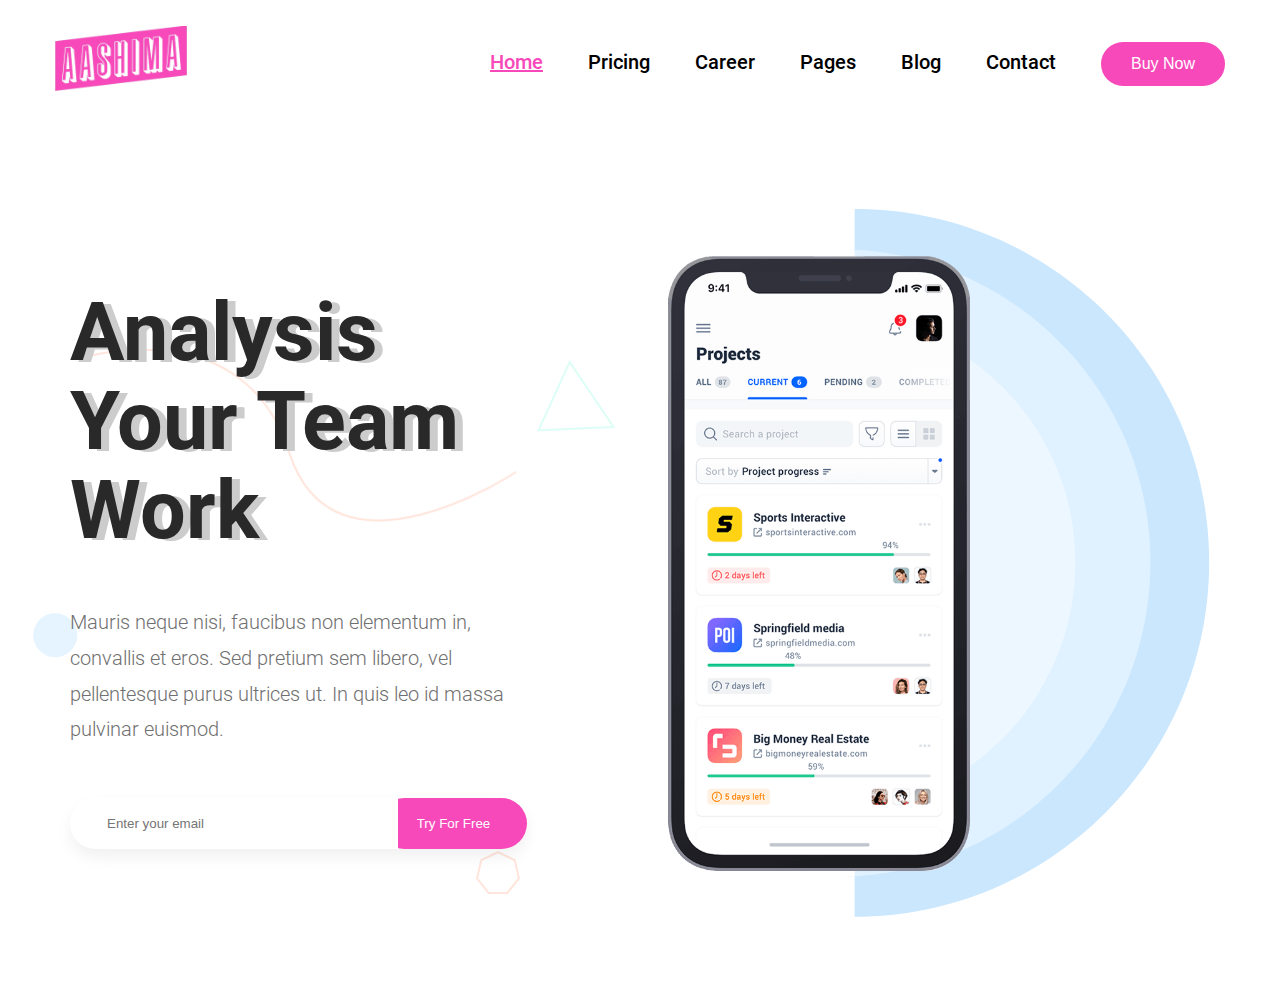
<file: mobile-menu.html>
<!DOCTYPE html>
<html>
<head>
	<link rel="stylesheet" href="style.css">
	</head>
	<body>
		<header class="top-head">
		<div class="container">
				<nav class="menu d-flex" id="navbar-fixed">
					<div class="show-logo">
						<img src="images/logo.png">
					</div>
					<ul class="menu-list">
						<li><a href="#">Home</a></li>
						<li><a href="#">Pricing</a></li>
						<li><a href="#">Career</a></li>
						<li><a href="#">Pages</a></li>
						<li><a href="#">Blog</a></li>
						<li><a href="#">Contact</a></li>
						<li><a href="#"><button class="top-head-btn">Buy Now</button></a></li>
					</ul>
			<div class="sidebar-menu-wrapper">
				<div class="hamburger-symbol">
					<ul><li class="top-bar"></li>
						<li class="center-bar"></li>
						<li class="bottom-bar"></li></ul>
				</div>
				<div class="sidebar-menu">
					<ul class="sidebar-menulist">
						<li><a href="#">Home</a></li>
						<li><a href="#">Pricing</a></li>
						<li><a href="#">Career</a></li>
						<li><a href="#">Pages</a></li>
						<li><a href="#">Blog</a></li>
						<li><a href="#">Contact</a></li>
						<li><a href="#"><button class="top-head-btn">Buy Now</button></a></li>
					</ul>
				</div>
			</div>
				</nav>
			</div>
			<!--**************************************banner start*****************-->
		<div class="banner pb-80">
			<img src="images/app-c.png" class="circle-move">
			<div class="container">
				<div class="row inner-banner d-flex">
					<div class="col-lg-5">
						<div class="banner-left pos-rel">
							<img src="images/app-line.png" class="line-move">
							<img src="images/app-hexa.png" class="hexa-move">
							<ul class="banner-list">
							<li><h1 class="t-shadow">Analysis Your Team Work</h1></li>
							<li><p>Mauris neque nisi, faucibus non elementum in, convallis et eros. Sed pretium sem libero, vel pellentesque purus ultrices ut. In quis leo id massa pulvinar euismod.</p></li>
							<li><form class="d-flex">
								<input type="text" id="fname" placeholder="Enter your email" class="form-element">
								<input type="text" id="blank">
								<input type="submit" id="btn-try" value="Try For Free" class="form-element">
							</form>
						</li>
					</ul>
						</div>
					</div>
					<div class="col-lg-7">
						<div class="banner-right text-align-rt pos-rel">
							<img src="images/app-tri.png" class="tri-move">
							<img src="images/app-banner-img.png">
						</div>
					</div>
				</div>
			</div>
		</div>	
		</header>
		<script>
			/*var mobile = document.createElement('div');
			mobile.className = 'sidebar-menu-wrapper';
			document.querySelector('#navbar-fixed').appendChild(mobile);*/
		</script>
	</body>
</html>
</file>
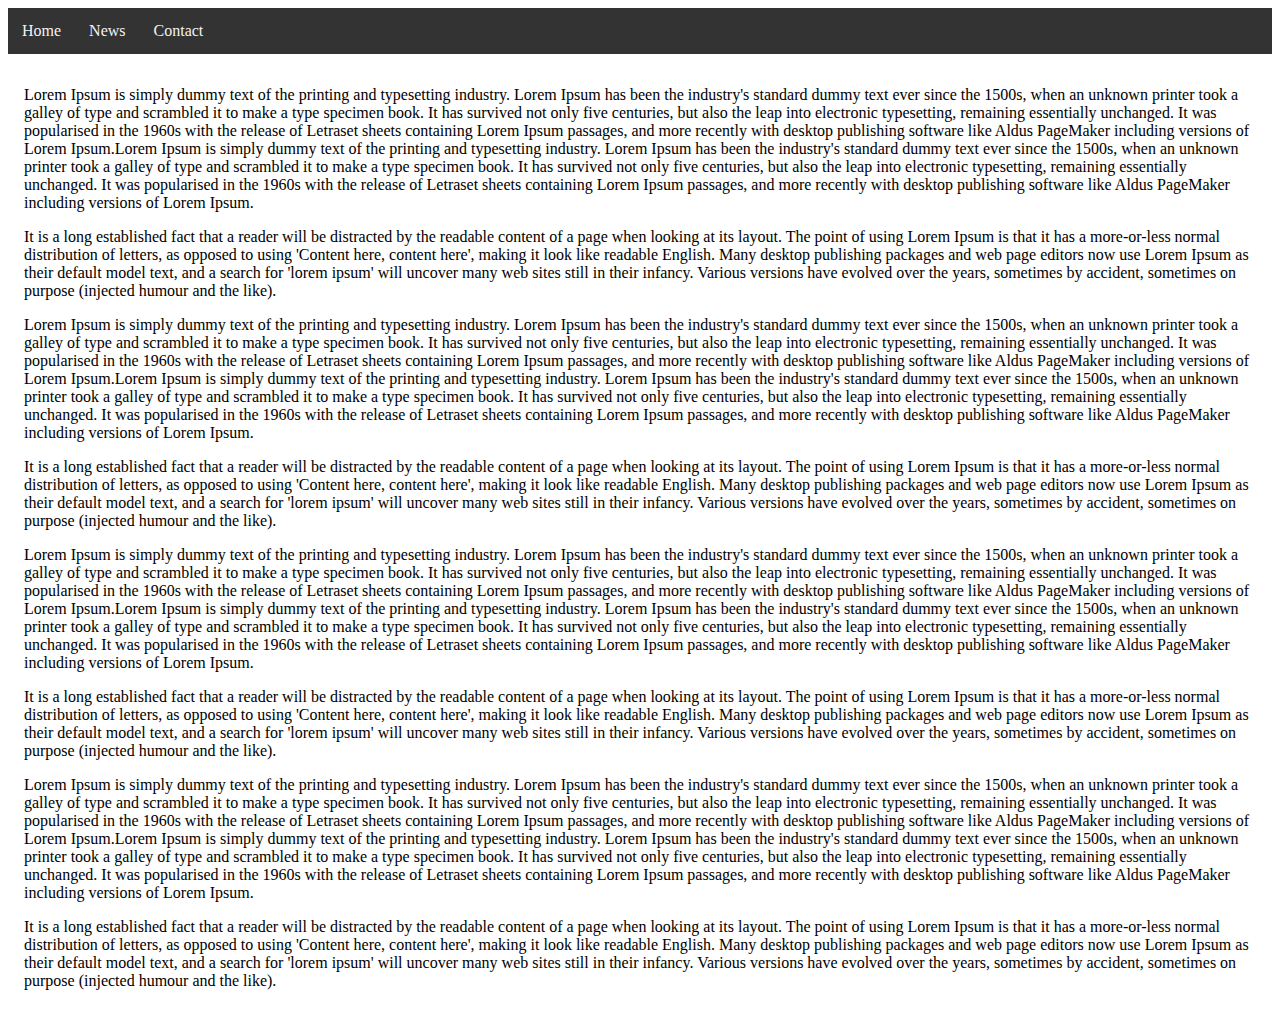
<file: navbar.html>
<DOCTYPE html>
	<html>
	<head><title>Sticky navbar</title>
		<style>
		#navbar-fixed {
  			overflow: hidden;
  			background-color: #333;
		}

/* Navbar links */
#navbar-fixed a {
  float: left;
  display: block;
  color: #f2f2f2;
  text-align: center;
  padding: 14px;
  text-decoration: none;
}

/* Page content */
.content {
  padding: 16px;
}

/* The sticky class is added to the navbar with JS when it reaches its scroll position */
.sticky {
  position: fixed;
  top: 0;
  width: 100%;
}

/* Add some top padding to the page content to prevent sudden quick movement (as the navigation bar gets a new position at the top of the page (position:fixed and top:0) */
.sticky + .content {
  padding-top: 60px;
}
	</style>
	</head>
	<body>
		<div id="navbar-fixed">
  <a href="#home">Home</a>
  <a href="#news">News</a>
  <a href="#contact">Contact</a>
</div>
<div class="content">
	<p>Lorem Ipsum is simply dummy text of the printing and typesetting industry. Lorem Ipsum has been the industry's standard dummy text ever since the 1500s, when an unknown printer took a galley of type and scrambled it to make a type specimen book. It has survived not only five centuries, but also the leap into electronic typesetting, remaining essentially unchanged. It was popularised in the 1960s with the release of Letraset sheets containing Lorem Ipsum passages, and more recently with desktop publishing software like Aldus PageMaker including versions of Lorem Ipsum.Lorem Ipsum is simply dummy text of the printing and typesetting industry. Lorem Ipsum has been the industry's standard dummy text ever since the 1500s, when an unknown printer took a galley of type and scrambled it to make a type specimen book. It has survived not only five centuries, but also the leap into electronic typesetting, remaining essentially unchanged. It was popularised in the 1960s with the release of Letraset sheets containing Lorem Ipsum passages, and more recently with desktop publishing software like Aldus PageMaker including versions of Lorem Ipsum.</p>
	<p>It is a long established fact that a reader will be distracted by the readable content of a page when looking at its layout. The point of using Lorem Ipsum is that it has a more-or-less normal distribution of letters, as opposed to using 'Content here, content here', making it look like readable English. Many desktop publishing packages and web page editors now use Lorem Ipsum as their default model text, and a search for 'lorem ipsum' will uncover many web sites still in their infancy. Various versions have evolved over the years, sometimes by accident, sometimes on purpose (injected humour and the like).</p>
	<p>Lorem Ipsum is simply dummy text of the printing and typesetting industry. Lorem Ipsum has been the industry's standard dummy text ever since the 1500s, when an unknown printer took a galley of type and scrambled it to make a type specimen book. It has survived not only five centuries, but also the leap into electronic typesetting, remaining essentially unchanged. It was popularised in the 1960s with the release of Letraset sheets containing Lorem Ipsum passages, and more recently with desktop publishing software like Aldus PageMaker including versions of Lorem Ipsum.Lorem Ipsum is simply dummy text of the printing and typesetting industry. Lorem Ipsum has been the industry's standard dummy text ever since the 1500s, when an unknown printer took a galley of type and scrambled it to make a type specimen book. It has survived not only five centuries, but also the leap into electronic typesetting, remaining essentially unchanged. It was popularised in the 1960s with the release of Letraset sheets containing Lorem Ipsum passages, and more recently with desktop publishing software like Aldus PageMaker including versions of Lorem Ipsum.</p>
	<p>It is a long established fact that a reader will be distracted by the readable content of a page when looking at its layout. The point of using Lorem Ipsum is that it has a more-or-less normal distribution of letters, as opposed to using 'Content here, content here', making it look like readable English. Many desktop publishing packages and web page editors now use Lorem Ipsum as their default model text, and a search for 'lorem ipsum' will uncover many web sites still in their infancy. Various versions have evolved over the years, sometimes by accident, sometimes on purpose (injected humour and the like).</p>
	<p>Lorem Ipsum is simply dummy text of the printing and typesetting industry. Lorem Ipsum has been the industry's standard dummy text ever since the 1500s, when an unknown printer took a galley of type and scrambled it to make a type specimen book. It has survived not only five centuries, but also the leap into electronic typesetting, remaining essentially unchanged. It was popularised in the 1960s with the release of Letraset sheets containing Lorem Ipsum passages, and more recently with desktop publishing software like Aldus PageMaker including versions of Lorem Ipsum.Lorem Ipsum is simply dummy text of the printing and typesetting industry. Lorem Ipsum has been the industry's standard dummy text ever since the 1500s, when an unknown printer took a galley of type and scrambled it to make a type specimen book. It has survived not only five centuries, but also the leap into electronic typesetting, remaining essentially unchanged. It was popularised in the 1960s with the release of Letraset sheets containing Lorem Ipsum passages, and more recently with desktop publishing software like Aldus PageMaker including versions of Lorem Ipsum.</p>
	<p>It is a long established fact that a reader will be distracted by the readable content of a page when looking at its layout. The point of using Lorem Ipsum is that it has a more-or-less normal distribution of letters, as opposed to using 'Content here, content here', making it look like readable English. Many desktop publishing packages and web page editors now use Lorem Ipsum as their default model text, and a search for 'lorem ipsum' will uncover many web sites still in their infancy. Various versions have evolved over the years, sometimes by accident, sometimes on purpose (injected humour and the like).</p>
	<p>Lorem Ipsum is simply dummy text of the printing and typesetting industry. Lorem Ipsum has been the industry's standard dummy text ever since the 1500s, when an unknown printer took a galley of type and scrambled it to make a type specimen book. It has survived not only five centuries, but also the leap into electronic typesetting, remaining essentially unchanged. It was popularised in the 1960s with the release of Letraset sheets containing Lorem Ipsum passages, and more recently with desktop publishing software like Aldus PageMaker including versions of Lorem Ipsum.Lorem Ipsum is simply dummy text of the printing and typesetting industry. Lorem Ipsum has been the industry's standard dummy text ever since the 1500s, when an unknown printer took a galley of type and scrambled it to make a type specimen book. It has survived not only five centuries, but also the leap into electronic typesetting, remaining essentially unchanged. It was popularised in the 1960s with the release of Letraset sheets containing Lorem Ipsum passages, and more recently with desktop publishing software like Aldus PageMaker including versions of Lorem Ipsum.</p>
	<p>It is a long established fact that a reader will be distracted by the readable content of a page when looking at its layout. The point of using Lorem Ipsum is that it has a more-or-less normal distribution of letters, as opposed to using 'Content here, content here', making it look like readable English. Many desktop publishing packages and web page editors now use Lorem Ipsum as their default model text, and a search for 'lorem ipsum' will uncover many web sites still in their infancy. Various versions have evolved over the years, sometimes by accident, sometimes on purpose (injected humour and the like).</p>
</div>
	
<script>
	window.onscroll = function() {myFunction()};

// Get the navbar
var navbar = document.getElementById("navbar-fixed");

// Get the offset position of the navbar
var sticky = navbar.offsetTop;

// Add the sticky class to the navbar when you reach its scroll position. Remove "sticky" when you leave the scroll position
function myFunction() {
  if (window.pageYOffset >= sticky) {
    navbar.classList.add("sticky")
  } else {
    navbar.classList.remove("sticky");
  }
}
	</script>
	</body>
	</html>
</file>
<file: style.css>
/******************************************fonts********************************/
@font-face {
    font-family: 'Roboto';
    src: url('fonts/Roboto-BlackItalic.woff2') format('woff2'),
        url('fonts/Roboto-BlackItalic.woff') format('woff');
    font-weight: 900;
    font-style: italic;
    font-display: swap;
}

@font-face {
    font-family: 'Roboto';
    src: url('fonts/Roboto-Black.woff2') format('woff2'),
        url('fonts/Roboto-Black.woff') format('woff');
    font-weight: 900;
    font-style: normal;
    font-display: swap;
}

@font-face {
    font-family: 'Roboto';
    src: url('fonts/Roboto-Bold.woff2') format('woff2'),
        url('fonts/Roboto-Bold.woff') format('woff');
    font-weight: bold;
    font-style: normal;
    font-display: swap;
}

@font-face {
    font-family: 'Roboto';
    src: url('fonts/Roboto-Italic.woff2') format('woff2'),
        url('fonts/Roboto-Italic.woff') format('woff');
    font-weight: normal;
    font-style: italic;
    font-display: swap;
}

@font-face {
    font-family: 'Roboto';
    src: url('fonts/Roboto-BoldItalic.woff2') format('woff2'),
        url('fonts/Roboto-BoldItalic.woff') format('woff');
    font-weight: bold;
    font-style: italic;
    font-display: swap;
}

@font-face {
    font-family: 'Roboto';
    src: url('fonts/Roboto-Light.woff2') format('woff2'),
        url('fonts/Roboto-Light.woff') format('woff');
    font-weight: 300;
    font-style: normal;
    font-display: swap;
}

@font-face {
    font-family: 'Roboto';
    src: url('fonts/Roboto-LightItalic.woff2') format('woff2'),
        url('fonts/Roboto-LightItalic.woff') format('woff');
    font-weight: 300;
    font-style: italic;
    font-display: swap;
}

@font-face {
    font-family: 'Roboto';
    src: url('fonts/Roboto-Medium.woff2') format('woff2'),
        url('fonts/Roboto-Medium.woff') format('woff');
    font-weight: 500;
    font-style: normal;
    font-display: swap;
}

@font-face {
    font-family: 'Roboto';
    src: url('fonts/Roboto-MediumItalic.woff2') format('woff2'),
        url('fonts/Roboto-MediumItalic.woff') format('woff');
    font-weight: 500;
    font-style: italic;
    font-display: swap;
}

@font-face {
    font-family: 'Roboto';
    src: url('fonts/Roboto-Regular.woff2') format('woff2'),
        url('fonts/Roboto-Regular.woff') format('woff');
    font-weight: normal;
    font-style: normal;
    font-display: swap;
}

@font-face {
    font-family: 'Roboto';
    src: url('fonts/Roboto-ThinItalic.woff2') format('woff2'),
        url('fonts/Roboto-ThinItalic.woff') format('woff');
    font-weight: 100;
    font-style: italic;
    font-display: swap;
}

@font-face {
    font-family: 'Roboto';
    src: url('fonts/Roboto-Thin.woff2') format('woff2'),
        url('fonts/Roboto-Thin.woff') format('woff');
    font-weight: 100;
    font-style: normal;
    font-display: swap;
}
/***********************************************************************************/

*,*:after,
*:before{
	margin: 0;
	box-sizing: border-box;
	padding: 0;
}
html{
    width: 100%;
    height: auto;
}
body{
	font-family: 'Roboto';
	font-size: 20px;
    color: #707070;
    line-height: 1.78;
}
p {
    color: #707070;
    font-size: 20px;
    line-height: 1.78;
    font-weight: 300;
}
button{
    font-size: 16px;
    font-weight: 500;
}
section,header,footer{
	width: 100%;
	float: left;
}
.container {
    width: 1170px;
    margin: 0 auto;
}
.container-full{
    width: 1366px;
    margin: 0 auto;
}
.d-flex{
    display: flex;
    align-items: center;
    justify-content: space-between;
    flex-wrap: wrap;
}
img {
    max-width: 100%;
    height: auto;
}
.col-lg-5,.col-lg-7,.col-lg-4,.col-lg-6 {
    padding-left: 15px;
    padding-right: 15px;
    width: 100%;
}
.t-shadow{
    text-shadow: 8px 2px #ccc;
}
.col-lg-5{
    max-width: 41.666666%;
}
.col-lg-6{
    max-width: 50%;
}
.col-lg-7{
    max-width: 58.333333%;
}
.col-lg-4{
    max-width: 33.333333%;
}

.text-align-rt{
    text-align: right;
}
.pos-rel{
    position: relative;
}
.col-md-12{
    max-width: 100%;
    } 
.text-center{
    text-align: center;
}
/*******************************************heading css**********************/
h1 {
    font-size: 81px;
    line-height: 1.1;
    font-weight: 600;
    margin-bottom: 30px;
    color: #292929;
}
h2{
    font-size: 50px;
    font-weight: 600;
    line-height: 1.3;
    color: #292929;
}
h3 {
    font-size: 30px;
    font-weight: 600;
    color: #292929;
}
/*************************padding-margins css***********************************************/
.p-50{
    padding: 0 50px;
}
.pt-80{
    padding-top: 80px;
}
.pb-80{
    padding-bottom: 80px;
}
.pb-20{
    padding-bottom: 20px;
}
.p-80{
    padding-top: 80px;
    padding-bottom: 80px;
}
.ml-104{
    margin-left:-104px;
}
.mr-104{
    margin-right: -104px;
}
/***********************************headings css******************************************/
/*************************************list items css,anchor tags**************************/
ul li {
    list-style-type: none;
    padding: 10px 0;
}
a{
    text-decoration: none;
    color: #000;
}
/******************************************colors*********************************/
.color-blue{
    color: #2154fc;
}
.color-pink{
    color: #f849ba;
}
.color-lightpink{
    color: #ff84b9;
}
.color-lightblue{
    color: #238bde;
}
/*****************************************************************************************/
.menu {
        padding: 26px 0;
}
.menu .show-logo img {
    width: 44%;
}
.menu ul li {
    display: inline;
    margin: 0 20px;
}
.menu ul li a {
    text-decoration: none;
    color: #000;
    font-weight: 500;
}
.menu ul li:first-child a {
    text-decoration: underline;
    color: #f849ba;
}
.menu ul li:last-child {
    margin-right: 0!important;
}
.top-head-btn {
    padding: 13px 30px;
    border-radius: 50px;
    border: none;
    background-color: #f849ba;
    color: #fff;
}
.sidebar-menu-wrapper{
    display: none;
}
#btn-try {
    height: 51px;
    border-radius: 50px;
    position: absolute;
    right: 0;
    background-coloR: #f849ba;
    width: 148px;
    border: 0;
    color: #fff;
}
/********************mobile menu css******************************************************/
.nav-mobile {
  display:none; /* Hide from browsers that don't support media queries */
  cursor:pointer;
  position:absolute;
  top:0;
  right:0;
  background:#34495E url(../img/nav.svg) no-repeat center center;
  height:40px;
  width:40px;
  border-radius:5px;
  -webkit-border-radius:5px;
  -moz-border-radius:5px;
}
.sidebar-menu-wrapper .sidebar-menu ul li {
    display: list-item !important;
    margin: 0 10px;
}
.sidebar-menu ul li a {
    color: #fff !important;
}
/****************************************mobile menu css end****************************/



.banner-list p {
    margin-bottom: 30px;
}
form {
    display: inline;
    position: relative;
}
input#fname {
    width: 490px;
    position: relative;
    box-shadow: 0 8px 16px rgba(0 0 0 / 6%);
    border: 0;
    padding: 0 37px;
}
.form-element {
    height: 51px;
    border-radius: 70px;
}
input#blank {
    position: absolute;
    right: 129px;
    width: 50px;
    height: 51px;
    z-index: 1;
    color: #fff;
    border: 0;
}
input[type=text]:focus {
    outline: 0;
}
@keyframes fadeinleft{
    0%{
        opacity: 0;
        transform: translateX(-30px);

    }
    100%{
        opacity: 1;;
        transform: translateX(0);
    }
}

.tri-move {
    animation: spin 10s linear 1s infinite normal;
    position: absolute;
    top: 151px;
    left: -44px;
}
@keyframes spin{
    0%{
        transform: rotate(0);
    }
    100%{
        transform: rotate(360deg);
    }
}
.circle-move {
    animation: zoomout 6s linear 0s infinite reverse;
    position: absolute;
    top: 607px;
    left: 27px;
}
@keyframes zoomout{
    0%{
        transform: scale(1);
    }
    100%{
        transform: scale(0);
    }
}
.hexa-move {
    animation: spin 10s linear 1s infinite normal;
    position: absolute;
    left: 406px;
    bottom: -35px;
    z-index: -1;
}
.line-move {
    animation: float 6s linear 0s infinite alternate-reverse;
    position: absolute;
    top: 61px;
    z-index: -1;
}
@keyframes float{
    0%{
        transform: translate(0,0);
    }
    100%{
        transform: translate(0,10px);
    }
}
/**********************************************banner next section*****************************************/
.goals-cols li {
    text-align: center;
    padding: 10px;
}
.goals-cols h2 a {
    color: #000;
    font-size: 30px;
}
.feature-content h2 {
    padding-right: 101px;
}
.banner-next {
    background: url('images/app-feature-bg.png');
    background-position: center;
    background-size: cover;
}
.feature-img img {
    max-width: 118%;
}
.btn-line {
    color: #fb7d4e;
    font-size: 18px;
    font-weight: 500;
    position: relative;
    padding: 5px 0;
}
.btn-line:before {
    content: "";
    position: absolute;
    bottom: 0;
    left: 30%;
    width: 35%;
    height: 1px;
    background: #fb7d4e;
    transition: .3s linear;
}
.btn-line:hover::before {
    width: 100%;
    left: 0;
}
/**************************************bost-your-team****************************/
.boost-your-team .feature-content {
    padding-right: 50px;
}
.boost-your-team {
    background: url('images/app-feature-bg.png');
    background-repeat: no-repeat;
    background-position: center;
    background-size: cover;
    padding-top: 120px;
}
.how-it-works h2 {
    font-size: 40px;
    line-height: 1.78;
    margin-bottom: 60px;
}
.icon{
    display: flex !important;
}
.icon-img img {
    max-width: none;
    margin-right: 30px;
}
.how-it-works .feature-img img {
    width: 80%;
}
.how-it-works-list .content-list p {
    font-weight: 400;
}

/**********************************************pricing designed for your need******************/
.pricing-designed {
    background-color: #f7fbfe;
}
.pricing-designed .row h2 {
    font-size: 40px;
    font-weight: 600;
    margin-bottom: 60px;
}
.pricing-content {
    text-align: center;
    border-bottom: 1px solid #efefef;
    padding-bottom: 60px;
    margin-bottom: 38px;
}
.pricing-designed .pricing-content p {
    font-size: 16px;
    color: #292929;
    margin-bottom: 30px;
}
.pricing-designed .pricing-content a {
    font-size: 18px;
    font-weight: 500;
    line-height: 1;
    padding: 10px 22px;
    border-radius: 50px;
}
.pricing-designed .pricing-content .btn-pink {
    background-color: #f7d7ec;
    color: #f849ba;
}
.pricing-designed .pricing-content .btn-orange {
    background-color: #ffe5db;
    color: #fb7d4e;
}
.pricing-designed .pricing-content .btn-green {
    background-color: #dcfef6;
    color: #3bebc5;
}
.pricing-designed .pricing-content-wrapper {
    text-align: center;
    background: #fff;
    padding: 60px 50px 0 50px;
    box-shadow: 0 8px 16px rgb(0 0 0/6%);
    position: relative;
    z-index: 1;
    overflow: hidden;
}
.pricing-bottom ul li {
    padding-bottom: 0;
    color: #292929;
    font-size: 20px;
    font-weight: 400;

}
.pricing-footer {
    padding: 86px 0 22px 0;
}
.pricing-bottom:after {
    position: absolute;
    bottom: 0;
    left: 0;
    right: 0;
    margin: 0 auto;
    height: 175px;
    width: 350px;
    content: "";
    background: #f00;
    z-index: -1;
    border-radius: 200px 200px 0 0;
    transform: translateY(50px);
}
.pricing-bottom-01:after {
    position: absolute;
    bottom: 0;
    left: 0;
    right: 0;
    margin: 0 auto;
    height: 175px;
    width: 350px;
    content: "";
    background: #ffb99f;
    z-index: -1;
    border-radius: 200px 200px 0 0;
    transform: translateY(50px);
}
.pricing-bottom-02:after {
    position: absolute;
    bottom: 0;
    left: 0;
    right: 0;
    margin: 0 auto;
    height: 175px;
    width: 350px;
    content: "";
    background: #86e9d4;
    z-index: -1;
    border-radius: 200px 200px 0 0;
    transform: translateY(50px);
}
.white-link{
    color: #fff;
}
.white-price {
    font-size: 40px;
    padding-top: 2px;
    font-weight: 700;
    line-height: 1;
    color: #fff;
    display: block;
}
.cta-content.app p {
    font-weight: 400;
    margin-bottom: 55px;
}

/******************************************testimonial slider css*********************************/

.testim .wrap {
    position: relative;
    width: 100%;
    max-width: 912px;
    padding: 40px 20px;
    margin: auto;
    overflow: hidden;
    background: url('images/app-testimonial-shape.png');
    background-repeat: no-repeat;
    background-position: center;
}
.testim .arrow{
    display: block;
    position: absolute;
    color: #eee;
    cursor: pointer;
    font-size: 2em;
    top: 50%;
    transform: translateY(-50%);
    transition: all .3s ease-in-out;
    padding: 5px;
    z-index: 22222222;
}
.testim .arrow:before{
    cursor: pointer;
}
.testim .arrow.left{
    left: 10px;
}
.testim .arrow.right{
    right: 10px;
}
.testim .arrow:hover{
    color: #ea830e;
}
.testim .dots{
    text-align: center;
    position: absolute;
    width: 100%;
    bottom: 60px;
    left: 0;
    display: block;
    z-index: 3333;
    height: 12px;
    display: none;
}
.testim .dots .dot{
    list-style-type: none;
    display: inline-block;
    width: 12px;
    height: 12px;
    border-radius: 50%;
    border: 1px solid #eee;
    margin: 0 10px;
    cursor: pointer;
    transition: all .5s ease-in-out;
    position: relative;
}
.testim .dots .dot.active,
.testim .dots .dot:hover{
background: #ea830e;
border-color: #ea830e;
}

.testim .dots .dot.active{
    animation: testim-scale .5s ease-in-out forwards;
}
.testim .cont{
    position: relative;
    overflow: hidden;
}
.testim .cont > div{
    text-align: center;
    position: absolute;
    top: 0;
    left: 0;
    padding: 0 0 70px 0;
    opacity: 0;
}
.testim .cont > div.inactive{
    opacity: 1;
}
.testim .cont > div.active{
    
    position: relative;
    opacity: 1;
    
}
.testim .cont div .img img{
    display: block;
    width: 100px;
    height: 100px;
    margin: auto;
    border-radius: 50%;
}
.testim .cont div h2 {
    color: #eee;
    font-size: 1em;
    margin: 15px 0;
    font-weight: 400;
    font-style: italic;
}
.testim .cont div p {
    color: #eee;
    width: 80%;
    margin: auto;
    padding: 30px 0 0 80px;
}
.testim .cont div.active .img img{
    animation: testim-show .5s ease-in-out forwards;
}
.testim .cont div.active h2{
    animation: testim-content-in .4s ease-in-out forwards;
}
.testim .cont div.active p {
    animation: testim-content-in .5s ease-in-out forwards;
}
.testim .cont div.inactive .img img{
    animation: testim-hide .5s ease-in-out forwards;
}
.testim .cont div.inactive h2{
    animation: testim-content-out .4s ease-in-out forwards;
}
.testim .cont div.inactive p {
    animation: testim-content-out .5s ease-in-out forwards;
}
/*****************************************************************************************/

.subscribe-form form{
    max-width: 810px;
    margin: 0 auto;
}
.subscribe-form input#fname {
    width: 766px;
    position: relative;
    box-shadow: 0 8px 16px rgba(0 0 0 / 6%);
    border: 0;
    padding: 0 37px;
}
/*********************************navbar onsroll fixed css*********************************/
#navbar-fixed {
    overflow: hidden;
    z-index: 9;
    background-color: #fff;
    
}
/* Page content */
.banner {
  padding-top: 80px;
}
.sticky {
    position: fixed;
    top: 0;
    width: 1170px;
    margin: 0 auto;
    box-shadow: 0 18px 6px rgb(0 0 0 / 6%);
}
.sticky + .banner {
  padding-top: 140px;
}
/*****************************************************************************************/

@keyframes testim-scale {
    0% {
        box-shadow: 0px 0px 0px 0px #eee;
    }
    35% {
        box-shadow: 0px 0px 10px 5px #eee;
    }
    70% {
        box-shadow: 0px 0px 10px 5px #ea830e;
    }
    100% {
        box-shadow: 0px 0px 0px 0px #ea830e;
    }
}

@keyframes testim-content-in {
    from {
        opacity: 0;
        transform: translateY(100%);
    }
    to {
        opacity: 1;
        transform: translateY(0);
    }
}
@keyframes testim-content-out {
    from {
        opacity: 1;
        transform: translateY(0);
    }
    to {
        opacity: 0;
        transform: translateY(-100%);
    }
}
@keyframes testim-show {
    from {
        opacity: 0;
        transform: scale(0);
    }
    to {
        opacity: 1;
        transform: scale(1);
    }
}
@keyframes testim-hide {
    from {
        opacity: 1;
        transform: scale(1);
    }
    to {
        opacity: 0;
        transform: scale(0);
    }
}


/* Responsive */

@media all and (max-width: 300px) {
    body {
        font-size: 14px;
    }
}
@media all and (max-width: 500px) {
    .testim .arrow{
        font-size: 1.5rem;
    }
    .testim .cont div p{
        line-height: 25px;
    }
}


/******************************************testimonial slider css*********************************/
/*********************************************subscription scetion****************************/
.subscribe-form form{
    max-width: 810px;
    margin: 0 auto;
}
.subscribe-form input#fname {
    width: 766px;
    position: relative;
    box-shadow: 0 8px 16px rgba(0 0 0 / 6%);
    border: 0;
    padding: 0 37px;
}
 .subscribe-form {
    background: url('images/app-cta-bg.png');
    background-position: center;
}
/*****************************************footer section**************************************/
.footer-wrap {
    background: url('images/footer-shape.png');
    background-position: bottom;
    background-repeat: no-repeat;
    padding: 397px 0 39px 0;
}
.footer-content {
    text-align: center;
    max-width: 50%;
    margin: 0 auto;
}
.footer-content ul li p {
    font-size: 16px;
    margin-bottom: 30px;
}
ul.social-icon-list li:first-child img {
    width: 1.6%;
}
ul.social-icon-list li img {
    width: 3%;
}
ul.social-icon-list li {
    display: inline;
    margin: 0 10px;  
}
.circle-icon {
    background-color: #fff;
    height: 40px;
    width: 40px;
    border-radius: 50%;
    vertical-align: middle;
    line-height: 40px !important;
    font-size: 18px;
}
.footer-phone {
    position: relative;
}
.footer-phone img {
    position: absolute;
    bottom: 61px;
    left: 23%;
}
/************************************responsive css*********************************/
@media only screen and (max-width : 980px)
{
    .menu-list{
        display: none;
    }
  .sidebar-menu-wrapper {
    display: block;
    position: absolute;
    right: 0;
    top: 0;
    z-index: 999;
    background-color: #f849ba;
    width: 368px;
    }

}
</file>
